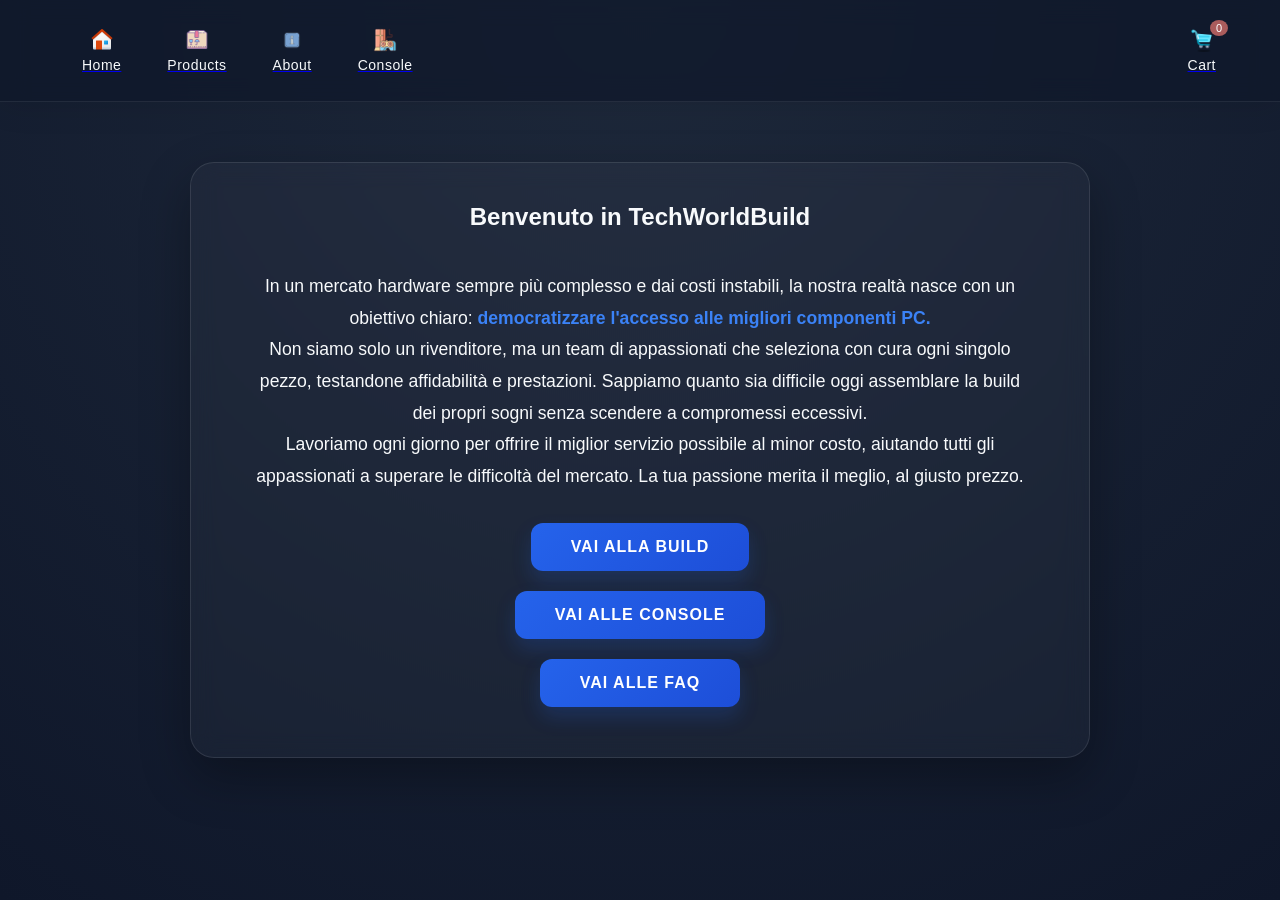
<file: Index.html>
<!DOCTYPE html>
<html lang="it">
<head>
    <meta charset="UTF-8">
    <title>Giulio Tartaglia - Portfolio</title>
    <script>
        window.location.href = "./Home/Home.html"; 
    </script>
</head>
<body>
    <p>Reindirizzamento in corso... Se non visualizzi nulla <a href="./Home/Home.html">clicca qui</a>.</p>
</body>
</html>
</file>
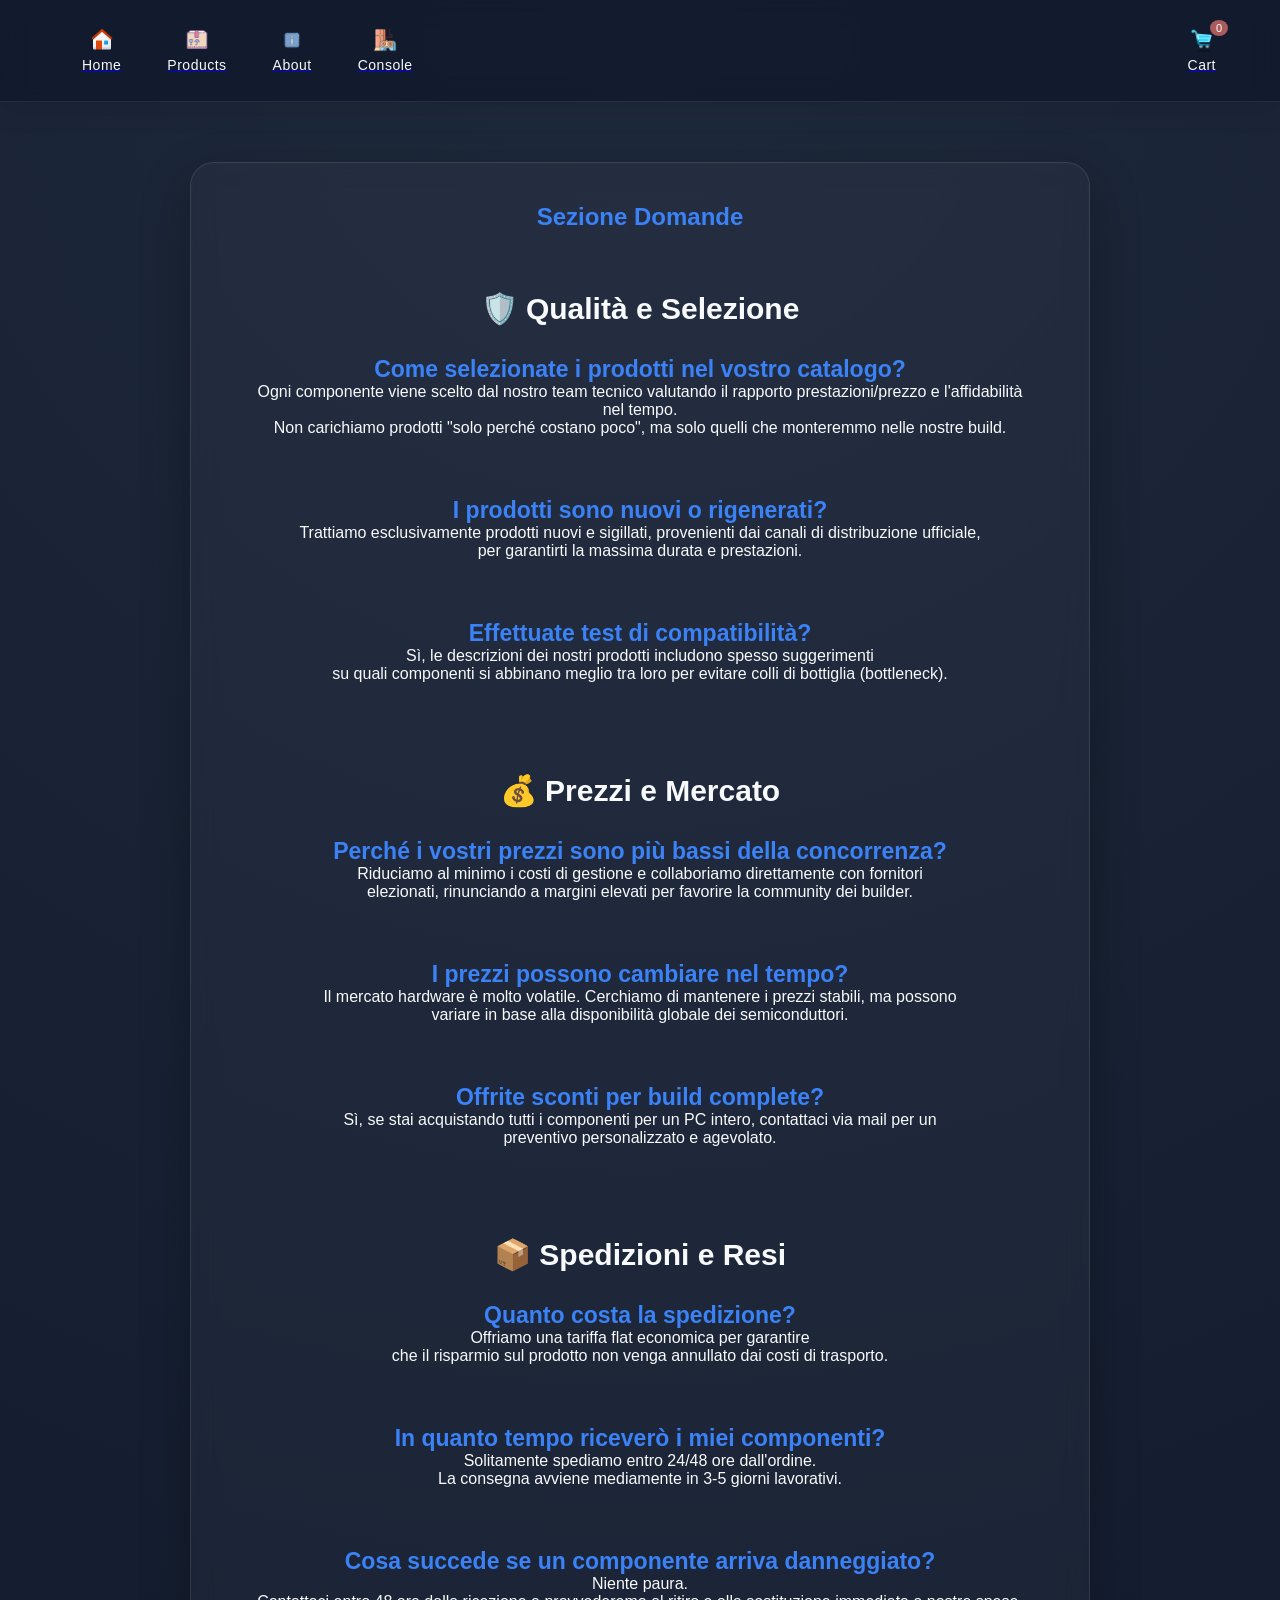
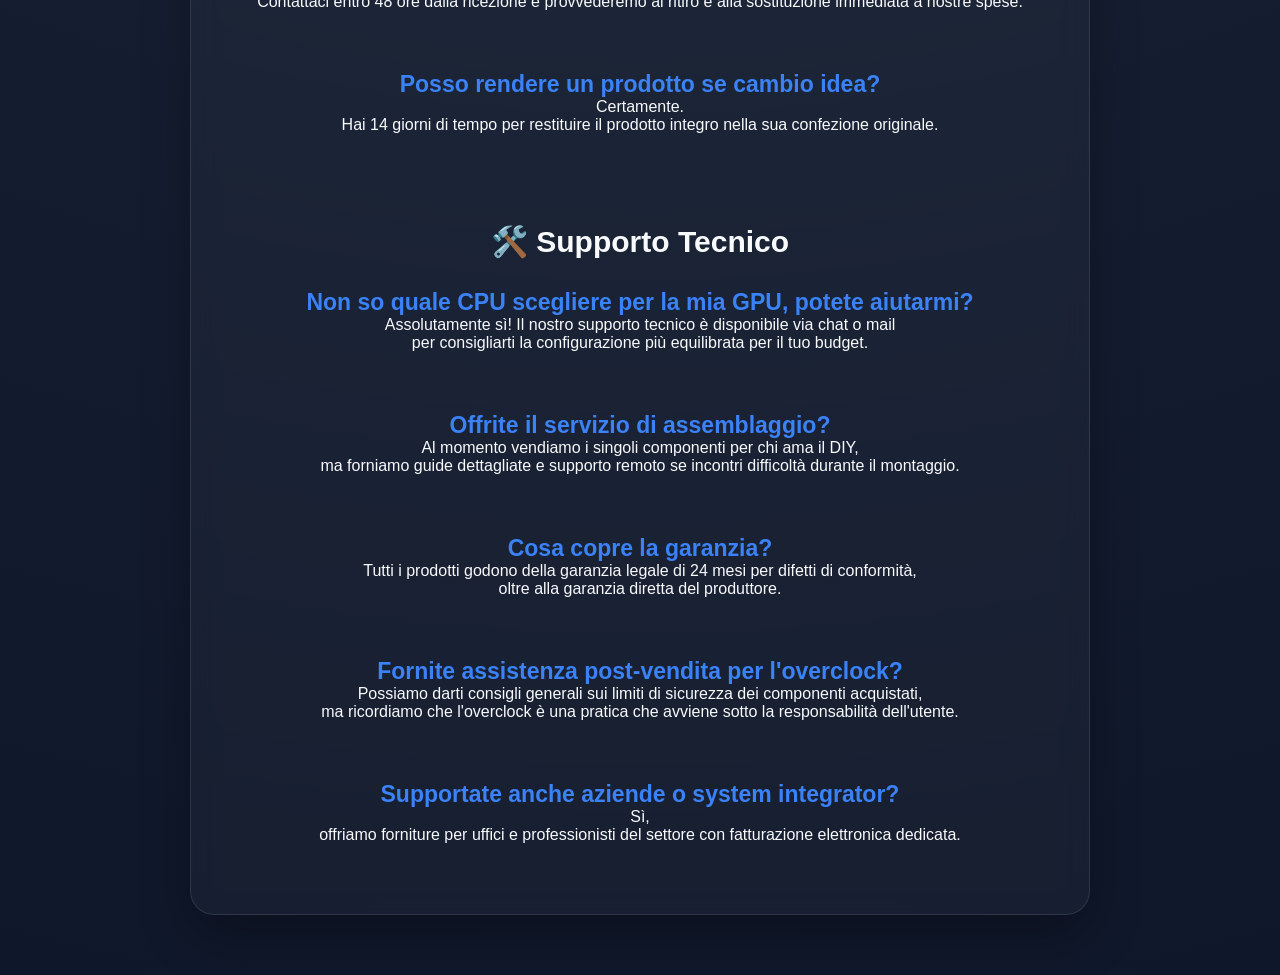
<file: About/About.html>
<html>
    <head>
        <link rel="stylesheet" href="AboutCSS.css">
    </head>
    <body>
        <nav class="NavBar">
            <div>
                <a href="../Home/Home.html" span class="Home"><h1 class="NavText">Home</h1></span></a>
                <a href="../Products/Products.html" span class="Products"><h1 class="NavText">Products</h1></span></a>
                <a href="../About/About.html"span class="About"><h1 class="NavText">About</h1></span></a>
                <a href="../Console/Console.html"span class="Console"><h1 class="NavText">Console</h1></span></a>
            </div>
            <div>
                <a href="../Cart/Cart.html"span class="Cart"><h1 class="NavText">Cart</h1></span></a>
                <span class="Badge">0</span>
            </div> 
        </nav>
        <main class="Domande">
            <section class="Faq">
                <h1> Sezione Domande </h1>
                <div class="Domanda">
                    <p class="SezioneDomande">
                        <strong>🛡️ Qualità e Selezione</strong>
                    </p>
                    <p>
                        <strong class="Sezione">Come selezionate i prodotti nel vostro catalogo?</strong>
                    </p>
                    <p>
                        Ogni componente viene scelto dal nostro team tecnico valutando il rapporto prestazioni/prezzo e l'affidabilità nel tempo. 
                    </p>
                    <p>
                        Non carichiamo prodotti "solo perché costano poco", ma solo quelli che monteremmo nelle nostre build.
                    </p>
                    </div>
                    <div class="Domanda">
                    <p>
                        <strong class="Sezione">I prodotti sono nuovi o rigenerati?</strong>
                    <p>
                        Trattiamo esclusivamente prodotti nuovi e sigillati, provenienti dai canali di distribuzione ufficiale, 
                    </p>
                    <p>
                        per garantirti la massima durata e prestazioni.
                    </p>
                </div>
                <div class="Domanda">
                    <p>
                        <strong class="Sezione"> Effettuate test di compatibilità? </strong>
                    </p>
                    <p>
                        Sì, le descrizioni dei nostri prodotti includono spesso suggerimenti 
                    </p>
                    <p>
                        su quali componenti si abbinano meglio tra loro per evitare colli di bottiglia (bottleneck).
                    </p>
                </div>
                <div class="Domanda">
                    <p class="SezioneDomande">
                        <strong>💰 Prezzi e Mercato</strong>
                    </p>
                    <p>
                        <strong class="Sezione">Perché i vostri prezzi sono più bassi della concorrenza?</strong>
                    </p>
                    <p>
                       Riduciamo al minimo i costi di gestione e collaboriamo direttamente con fornitori
                    </p>
                    <p>
                        elezionati, rinunciando a margini elevati per favorire la community dei builder.
                    </p>
                </div>
                <div class="Domanda">
                    <p>
                        <strong class="Sezione">I prezzi possono cambiare nel tempo?</strong>
                    </p>
                    <p>
                        Il mercato hardware è molto volatile. Cerchiamo di mantenere i prezzi stabili, ma possono
                    </p>
                    <p>
                        variare in base alla disponibilità globale dei semiconduttori.
                    </p>
                </div>
                <div class="Domanda">
                    <p>
                        <strong class="Sezione">Offrite sconti per build complete?</strong>
                    </p>
                    <p>
                        Sì, se stai acquistando tutti i componenti per un PC intero, contattaci via mail per un
                    </p>
                    <p>
                        preventivo personalizzato e agevolato.
                    </p>
                </div>
                 <div class="Domanda">
                    <p class="SezioneDomande">
                        <strong>📦 Spedizioni e Resi</strong>
                    </p>
                    <p>
                        <strong class="Sezione">Quanto costa la spedizione?</strong>
                    </p>
                    <p>
                        Offriamo una tariffa flat economica per garantire 
                    </p>
                    <p>
                        che il risparmio sul prodotto non venga annullato dai costi di trasporto.
                    </p>
                </div>
                <div class="Domanda">
                    <p>
                        <strong class="Sezione">In quanto tempo riceverò i miei componenti?</strong>
                    </p>
                    <p>
                        Solitamente spediamo entro 24/48 ore dall'ordine.
                    </p>
                    <p>
                        La consegna avviene mediamente in 3-5 giorni lavorativi.
                    </p>
                </div>
                <div class="Domanda">
                    <p>
                        <strong class="Sezione">Cosa succede se un componente arriva danneggiato?</strong>
                    </p>
                    <p>
                        Niente paura.
                    </p>
                    <p>
                        Contattaci entro 48 ore dalla ricezione e provvederemo al ritiro e alla sostituzione immediata a nostre spese.
                    </p>
                </div>
                <div class="Domanda">
                    <p>
                        <strong class="Sezione">Posso rendere un prodotto se cambio idea?</strong>
                    </p>
                    <p>
                        Certamente.
                    </p>
                    <p>
                        Hai 14 giorni di tempo per restituire il prodotto integro nella sua confezione originale.
                    </p>
                </div>
                <div class="Domanda">
                    <p class="SezioneDomande">
                        <strong>🛠️ Supporto Tecnico</strong>
                    </p>
                    <p>
                        <strong class="Sezione">Non so quale CPU scegliere per la mia GPU, potete aiutarmi?</strong>
                    </p>
                    <p>
                        Assolutamente sì! Il nostro supporto tecnico è disponibile via chat o mail 
                    </p>
                    <p>
                        per consigliarti la configurazione più equilibrata per il tuo budget.
                    </p>
                </div>
                <div class="Domanda">
                    <p>
                        <strong class="Sezione">Offrite il servizio di assemblaggio?</strong>
                    </p>
                    <p>
                        Al momento vendiamo i singoli componenti per chi ama il DIY,
                    </p>
                    <p>
                        ma forniamo guide dettagliate e supporto remoto se incontri difficoltà durante il montaggio.
                    </p>
                </div>
                <div class="Domanda">
                    <p>
                        <strong class="Sezione">Cosa copre la garanzia?</strong>
                    </p>
                    <p>
                        Tutti i prodotti godono della garanzia legale di 24 mesi per difetti di conformità,
                    </p>
                    <p>
                        oltre alla garanzia diretta del produttore.
                    </p>
                </div>
                <div class="Domanda">
                    <p>
                        <strong class="Sezione">Fornite assistenza post-vendita per l'overclock?</strong>
                    </p>
                    <p>
                        Possiamo darti consigli generali sui limiti di sicurezza dei componenti acquistati,
                    </p>
                    <p>
                        ma ricordiamo che l'overclock è una pratica che avviene sotto la responsabilità dell'utente.
                    </p>
                </div>
                <div class="Domanda">
                    <p>
                        <strong class="Sezione">Supportate anche aziende o system integrator?</strong>
                    </p>
                    <p>
                        Sì,
                    </p>
                    <p>
                        offriamo forniture per uffici e professionisti del settore con fatturazione elettronica dedicata.
                    </p>
                </div>
            </section>
        </main>
    </body>
</html>
</file>
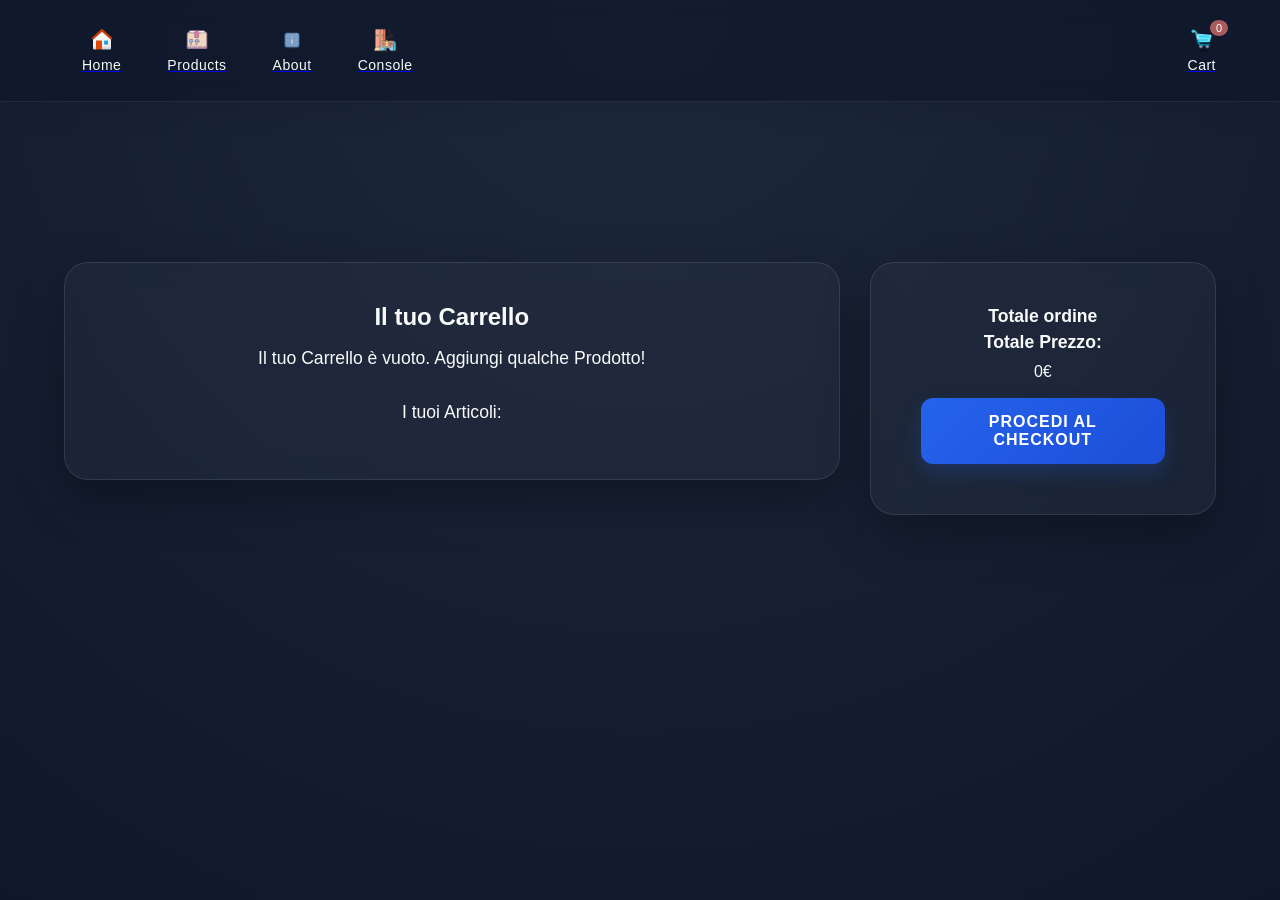
<file: Cart/Cart.html>
<html>
    <head>
        <link rel="stylesheet" href="CartCSS.css">
    </head>
    <body>
        <nav class="NavBar">
            <div>
                <a href="../Home/Home.html" span class="Home"><h1 class="NavText">Home</h1></span></a>
                <a href="../Products/Products.html" span class="Products"><h1 class="NavText">Products</h1></span></a>
                <a href="../About/About.html"span class="About"><h1 class="NavText">About</h1></span></a>
                <a href="../Console/Console.html"span class="Console"><h1 class="NavText">Console</h1></span></a>
            </div>
            <div>
                <a href="../Cart/Cart.html"span class="Cart"><h1 class="NavText">Cart</h1></span></a>
                <span class="Badge">0</span>
            </div> 
        </nav>
        <main class="Pagina">
            <section class="Carrello">
                <h1>Il tuo Carrello</h1>
                <div class="Messaggio1">Il tuo Carrello è vuoto. Aggiungi qualche Prodotto!</div>
                <div class="Riepilogo">I tuoi Articoli:</div>
            </section>
            <aside class="Checkout">
                <p>Totale ordine</p>
                <p>Totale Prezzo:</p>
                <span class="Totale">0€</span>
                <button class="Btn-Check">Procedi al Checkout</button>
            </aside>
        </main>
        <script src="CartsJS.js"></script>
    </body>
</html>
</file>
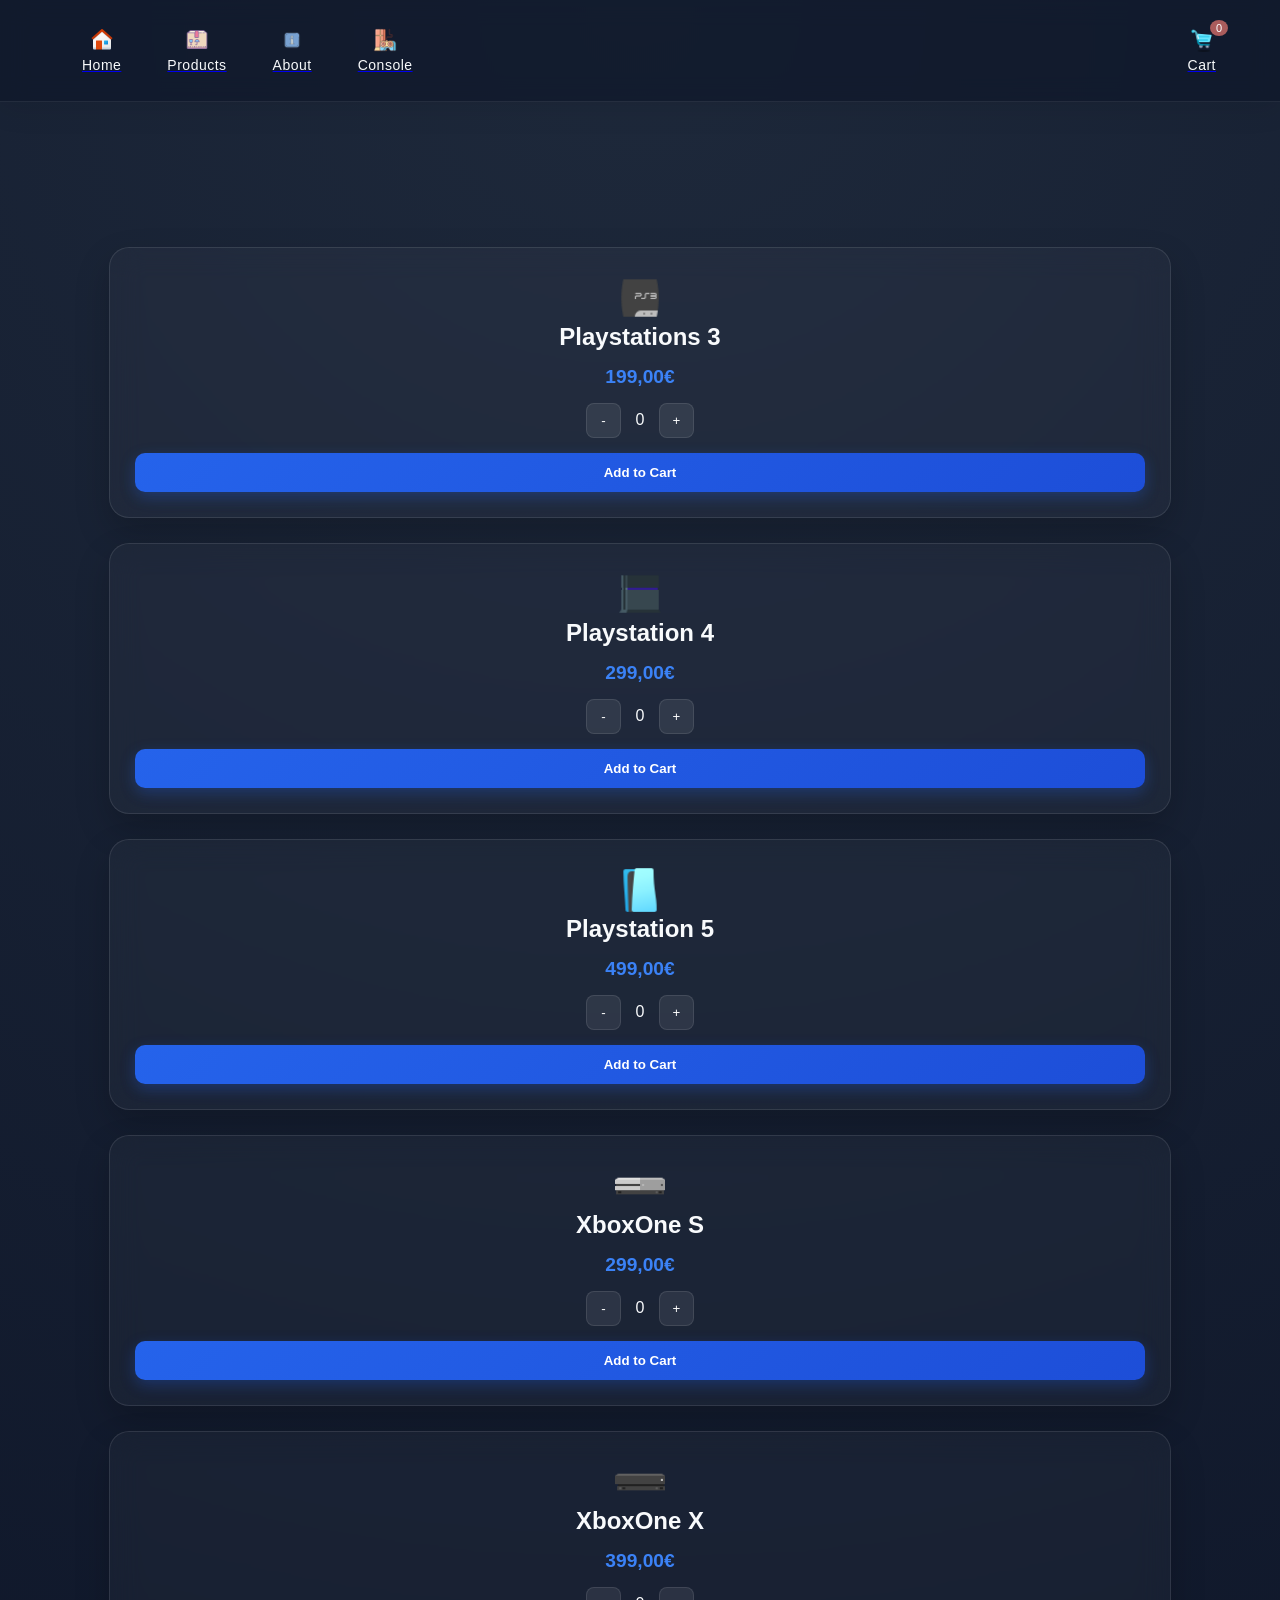
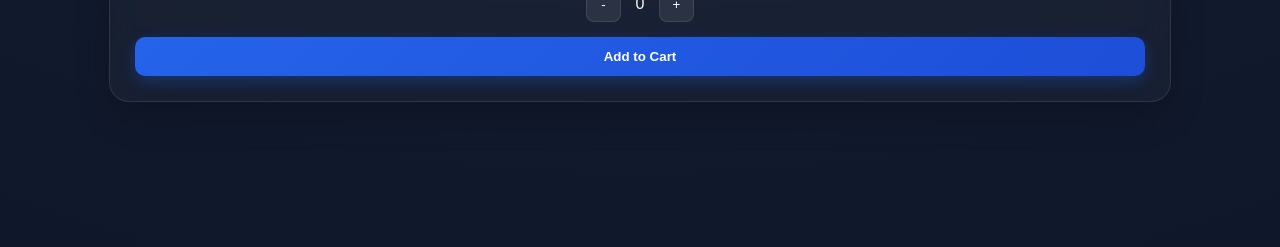
<file: Console/Console.html>
<html>
    <head>
        <link rel="stylesheet" href="ConsoleCSS.css">
    </head>
    <body>
        <nav class="NavBar">
            <div>
                <a href="../Home/Home.html" span class="Home"><h1 class="NavText">Home</h1></span></a>
                <a href="../Products/Products.html" span class="Products"><h1 class="NavText">Products</h1></span></a>
                <a href="../About/About.html"span class="About"><h1 class="NavText">About</h1></span></a>
                <a href="../Console/Console.html"span class="Console"><h1 class="NavText">Console</h1></span></a>
            </div>
            <div>
                <a href="../Cart/Cart.html"span class="Cart"><h1 class="NavText">Cart</h1></span></a>
                <span class="Badge">0</span>
            </div> 
        </nav>
        <main class="Consoles">
            <div class="Card-Prodotto">
                <div class="Playstation3"> </div>
                <h2> Playstations 3 </h2>
                <p class="Prezzo">199,00€</p>
                <div class="Controls">
                    <button class="Btn-Meno">-</button>
                    <span class="Quantities">0</span>
                    <button class="Btn-Piu">+</button>
                </div>
                <button class="Add">Add to Cart</button>
            </div>
            <div class="Card-Prodotto">
                <div class="Playstation4"> </div>
                <h2> Playstation 4 </h2>
                <p class="Prezzo">299,00€</p>
                <div class="Controls">
                    <button class="Btn-Meno">-</button>
                    <span class="Quantities">0</span>
                    <button class="Btn-Piu">+</button>
                </div>
                <button class="Add">Add to Cart</button>
            </div>
            <div class="Card-Prodotto">
                <div class="Playstation5"> </div>
                <h2> Playstation 5 </h2>
                <p class="Prezzo">499,00€</p>
                <div class="Controls">
                    <button class="Btn-Meno">-</button>
                    <span class="Quantities">0</span>
                    <button class="Btn-Piu">+</button>
                </div>
                <button class="Add">Add to Cart</button>
            </div>
            <div class="Card-Prodotto">
                <div class="XboxOneS"> </div>
                <h2> XboxOne S </h2>
                <p class="Prezzo">299,00€</p>
                <div class="Controls">
                    <button class="Btn-Meno">-</button>
                    <span class="Quantities">0</span>
                    <button class="Btn-Piu">+</button>
                </div>
                <button class="Add">Add to Cart</button>
            </div>
            <div class="Card-Prodotto">
                <div class="XboxOneX"> </div>
                <h2> XboxOne X </h2>
                <p class="Prezzo">399,00€</p>
                <div class="Controls">
                    <button class="Btn-Meno">-</button>
                    <span class="Quantities">0</span>
                    <button class="Btn-Piu">+</button>
                </div>
                <button class="Add">Add to Cart</button>
            </div>
        </main>
        <script src="ConsoleJS.js"></script>
    </body>
</html>
</file>
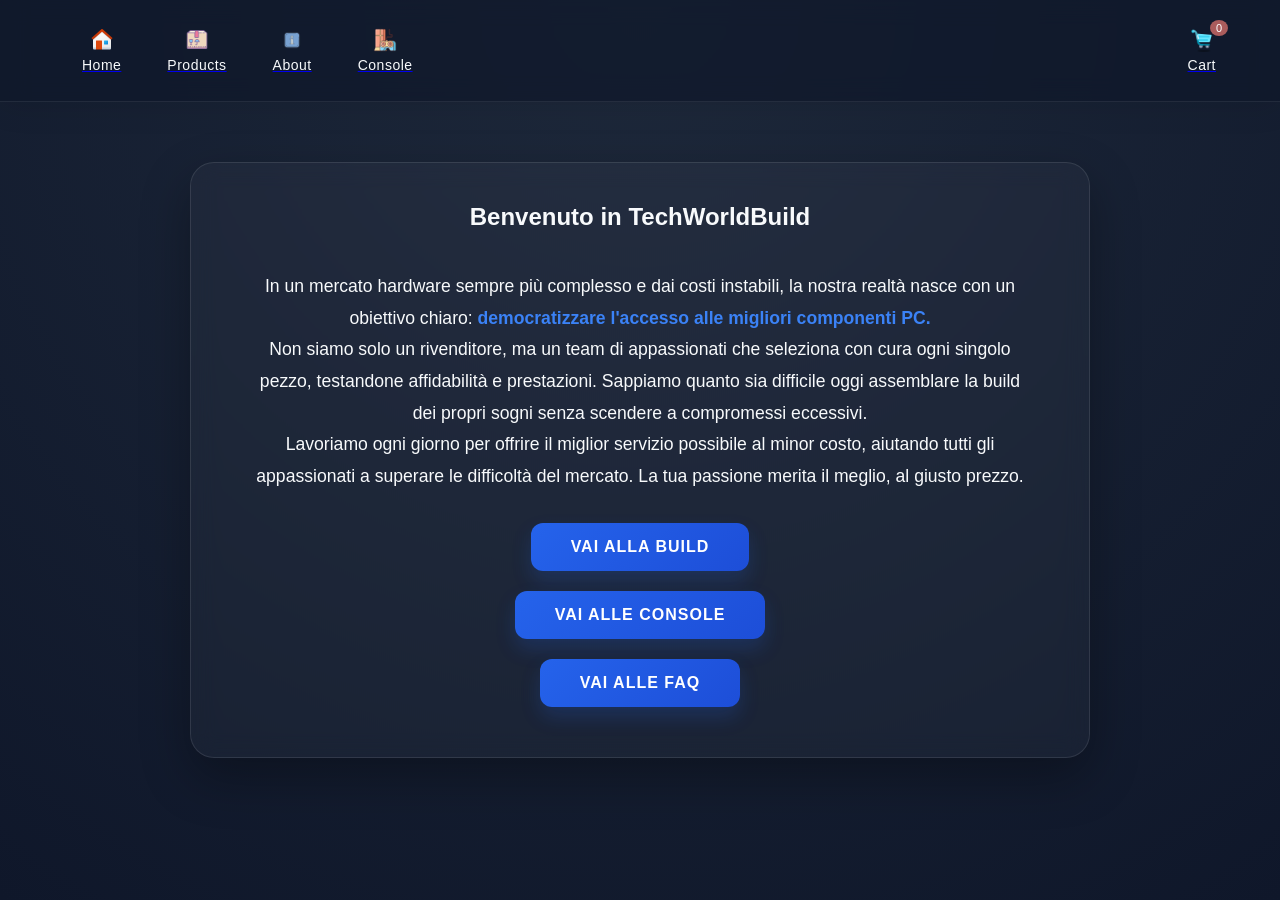
<file: Home/Home.html>
<html>
    <head>
        <link rel="stylesheet" href="HomeCSS.css">
    </head>
    <body>
        <nav class="NavBar">
            <div>
                <a href="../Home/Home.html" span class="Home"><h1 class="NavText">Home</h1></span></a>
                <a href="../Products/Products.html" span class="Products"><h1 class="NavText">Products</h1></span></a>
                <a href="../About/About.html"span class="About"><h1 class="NavText">About</h1></span></a>
                <a href="../Console/Console.html"span class="Console"><h1 class="NavText">Console</h1></span></a>
            </div>
            <div>
                <a href="../Cart/Cart.html"span class="Cart"><h1 class="NavText">Cart</h1></span></a>
                <span class="Badge">0</span>
            </div> 
        </nav>
        <main class="HomePage">
            <section class="Intro">
                <h1> Benvenuto in TechWorldBuild </h1>
                <div class="Descr">
                    <p>
                        In un mercato hardware sempre più complesso e dai costi instabili, la nostra realtà nasce con un obiettivo chiaro: 
                        <strong>democratizzare l'accesso alle migliori componenti PC.</strong>
                    </p>
                    <p>
                        Non siamo solo un rivenditore, ma un team di appassionati che seleziona con cura ogni singolo pezzo, testandone affidabilità e prestazioni. 
                        Sappiamo quanto sia difficile oggi assemblare la build dei propri sogni senza scendere a compromessi eccessivi.
                    </p>
                    <p>
                        Lavoriamo ogni giorno per offrire il miglior servizio possibile al minor costo, aiutando tutti gli appassionati a superare le difficoltà del mercato. 
                        La tua passione merita il meglio, al giusto prezzo.
                    </p>
               </div>
               <button class="Btn-Build" onclick="window.location.href='../Products/Products.html'">Vai alla Build</button></a>
               <button class="Btn-Consoles" onclick="window.location.href='../Console/Console.html'">Vai alle Console</button></a>
               <button class="Btn-Faq" onclick="window.location.href='../About/About.html'">Vai alle FaQ</button>
            </section>
        </main>   
    </body>
</html>
</file>
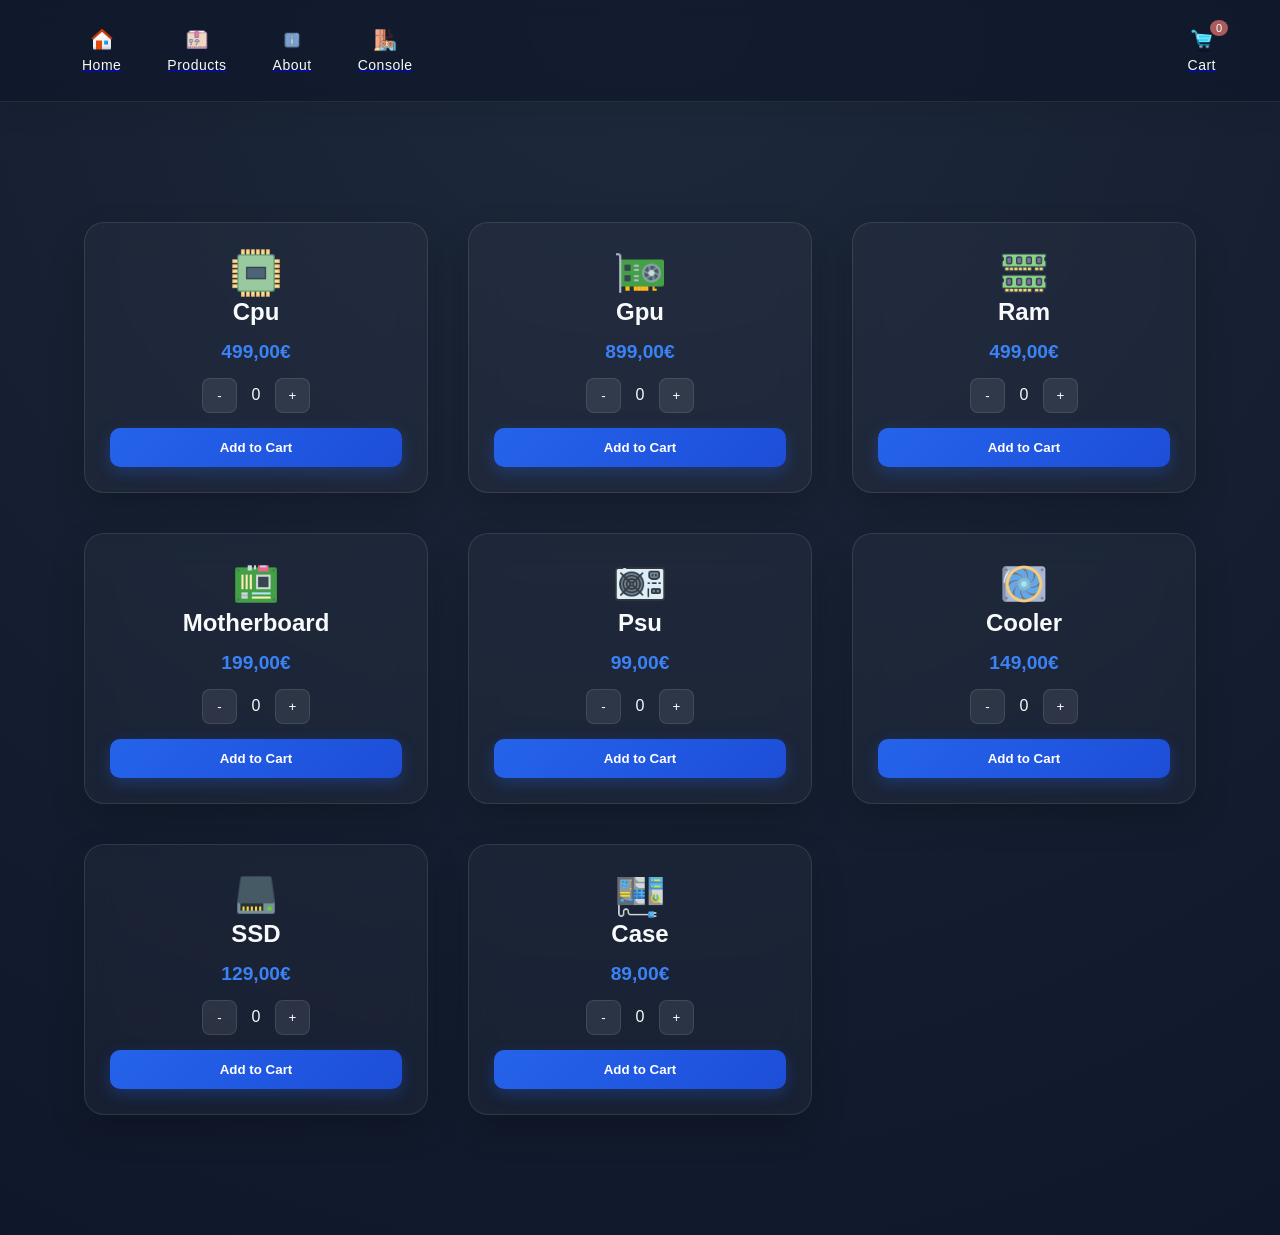
<file: Products/Products.html>
<html>
    <head>
        <link rel="stylesheet" href="ProductsCSS.css">
    </head>
    <body>
        <nav class="NavBar">
            <div>
                <a href="../Home/Home.html" span class="Home"><h1 class="NavText">Home</h1></span></a>
                <a href="../Products/Products.html" span class="Products"><h1 class="NavText">Products</h1></span></a>
                <a href="../About/About.html"span class="About"><h1 class="NavText">About</h1></span></a>
                <a href="../Console/Console.html"span class="Console"><h1 class="NavText">Console</h1></span></a>
            </div>
            <div>
                <a href="../Cart/Cart.html"span class="Cart"><h1 class="NavText">Cart</h1></span></a>
                <span class="Badge">0</span>
            </div> 
        </nav>
        <main class="Prodotti">
            <div class="Card-Prodotto">
                <div class="Cpu"> </div>
                <h2> Cpu </h2>
                <p class="Prezzo">499,00€</p>
                <div class="Controls">
                    <button class="Btn-Meno">-</button>
                    <span class="Quantities">0</span>
                    <button class="Btn-Piu">+</button>
                </div>
                <button class="Add">Add to Cart</button>
            </div>
            <div class="Card-Prodotto">
                <div class="Gpu"> </div>
                <h2> Gpu </h2>
                <p class="Prezzo">899,00€</p>
                <div class="Controls">
                    <button class="Btn-Meno">-</button>
                    <span class="Quantities">0</span>
                    <button class="Btn-Piu">+</button>
                </div>
                <button class="Add">Add to Cart</button>
            </div>
            <div class="Card-Prodotto">
                <div class="Ram"> </div>
                <h2> Ram </h2>
                <p class="Prezzo">499,00€</p>
                <div class="Controls">
                    <button class="Btn-Meno">-</button>
                    <span class="Quantities">0</span>
                    <button class="Btn-Piu">+</button>
                </div>
                <button class="Add">Add to Cart</button>
            </div>
            <div class="Card-Prodotto">
                <div class="Motherboard"> </div>
                <h2> Motherboard </h2>
                <p class="Prezzo">199,00€</p>
                <div class="Controls">
                    <button class="Btn-Meno">-</button>
                    <span class="Quantities">0</span>
                    <button class="Btn-Piu">+</button>
                </div>
                <button class="Add">Add to Cart</button>
            </div>
            <div class="Card-Prodotto">
                <div class="Psu"> </div>
                <h2> Psu </h2>
                <p class="Prezzo">99,00€</p>
                <div class="Controls">
                    <button class="Btn-Meno">-</button>
                    <span class="Quantities">0</span>
                    <button class="Btn-Piu">+</button>
                </div>
                <button class="Add">Add to Cart</button>
            </div>
            <div class="Card-Prodotto">
                <div class="Cooler"> </div>
                <h2> Cooler </h2>
                <p class="Prezzo">149,00€</p>
                <div class="Controls">
                    <button class="Btn-Meno">-</button>
                    <span class="Quantities">0</span>
                    <button class="Btn-Piu">+</button>
                </div>
                <button class="Add">Add to Cart</button>
            </div>
            <div class="Card-Prodotto">
                <div class="Ssd"> </div>
                <h2> SSD </h2>
                <p class="Prezzo">129,00€</p>
                <div class="Controls">
                    <button class="Btn-Meno">-</button>
                    <span class="Quantities">0</span>
                    <button class="Btn-Piu">+</button>
                </div>
                <button class="Add">Add to Cart</button>
            </div>
            <div class="Card-Prodotto">
                <div class="Case"> </div>
                <h2> Case </h2>
                <p class="Prezzo">89,00€</p>
                <div class="Controls">
                    <button class="Btn-Meno">-</button>
                    <span class="Quantities">0</span>
                    <button class="Btn-Piu">+</button>
                </div>
                <button class="Add">Add to Cart</button>
            </div>
        </main>
        <script src="ProductsJS.js"></script>
    </body>    
</html>
</file>
<file: About/AboutCSS.css>
*{
    margin: 0px;
    padding: 0px;
    box-sizing: border-box;
    font-family: 'Segoe UI', Tahoma, Geneva, Verdana, sans-serif;
}

body{
    margin: 0;
    padding: 0;
    box-sizing: border-box;
    font-family: 'Segoe UI', Tahoma, Geneva, Verdana, sans-serif;
    background: radial-gradient(circle at top, #1e293b 0%, #0f172a 100%);
    color: #f8fafc; 
    min-height: 100vh;
}

.Faq{
    display: flex;
    flex-direction: column;
    align-items: center;
    padding: 40px;
    margin: 60px auto;
    max-width: 900px;
    background: rgba(255, 255, 255, 0.03); 
    backdrop-filter: blur(12px);
    border: 1px solid rgba(255, 255, 255, 0.1);
    border-radius: 24px;
    box-shadow: 0 20px 50px rgba(0, 0, 0, 0.3);
}

.Domanda{
    padding: 20px 10px;
    margin: 10px;
    display: flex;
    flex-direction: column;
    text-align: center;
}

.SezioneDomande{
    padding: 20px 15px;
    margin: 10px;
    align-items: center;
    display: flex;
    flex-direction: column;
    font-size: 30px;
}

.Sezione{
    color: #3b82f6;
    font-size: 23px;
}

.Faq h1{
    color: #3b82f6;
}


.NavBar{
    position: sticky;
    top: 0;
    z-index: 1000;
    display: flex;
    justify-content: space-between;
    align-items: center;
    padding: 10px 5%;
    width: 100%;
    background: rgba(15, 23, 42, 0.7); 
    backdrop-filter: blur(12px);     
    border-bottom: 1px solid rgba(255, 255, 255, 0.08); 
    box-shadow: 0 4px 30px rgba(0, 0, 0, 0.1);
}

.NavText{
    color: #f8fafc; 
    font-size: 13px;
    font-weight: 500;
    margin-top: 5px;
    letter-spacing: 0.5px;
}

.NavBar > div:first-child {
    position: relative;
    display: flex;       
    gap: 30px; 
    margin: 10px;
    background: transparent; 
    backdrop-filter: none;      
}

.NavBar > div:last-child {
    position: relative; 
    display: flex;
    flex-direction: column;
    align-items: center;
    background: transparent;
}

.Home, .Products, .About, .Console {
    display: flex;
    flex-direction: column; 
    align-items: center;    
    cursor: pointer;
    position: relative;
    margin: 3px;
    padding: 5px;
    transition: all 0.3s ease;
}

.Home:hover, .Products:hover, .About:hover, .Console:hover, .Cart:hover {
    transform: translateY(-2px); 
    filter: brightness(1.3);     
}

.Cart{
    display: flex;
    flex-direction: column;
    align-items: center; 
    position: relative;  
    cursor: pointer;    
    transition: all 0.3s ease;     
}

.Cart .span-cart-icon::before{
    content: "";
    display: block;
    width: 30px;
    height: 30px;
    background-size: contain;
    background-repeat: no-repeat;
}

.Badge {
    position: absolute !important;
    top: -8px;    
    right: -12px; 
    background-color: #aa5c5c;
    color: white;
    font-size: 11px;
    padding: 2px 6px;
    border-radius: 50%;
    min-width: 16px;
    text-align: center;
    z-index: 99; 
}

.Home::before, .Products::before, .About::before, .Console::before, .Cart::before {
    content: "";           
    width: 24px;
    height: 24px;
    background-size: contain;
    background-repeat: no-repeat;
    background-position: center;
    margin-bottom: 5px;     
}


.Home::before { background-image: url('Icons/icons8-home-48.png'); }
.Products::before { background-image: url('Icons/icons8-products-64.png'); }
.About::before { background-image: url('Icons/icons8-info-100.png'); }
.Console::before { background-image: url('Icons/icons8-consoles-64.png'); }
.Cart::before { background-image: url('Icons/icons8-cart-64.png'); }

.NavText {
    font-size: 14px;        
    margin: 0;              
    font-weight: 500;
    display: inline-block;
}
</file>
<file: Cart/CartCSS.css>
*{
    margin: 0px;
    padding: 0px;
    box-sizing: border-box;
    font-family: 'Segoe UI', Tahoma, Geneva, Verdana, sans-serif;
}

body{
    margin: 0;
    padding: 0;
    box-sizing: border-box;
    font-family: 'Segoe UI', Tahoma, Geneva, Verdana, sans-serif;
    background: radial-gradient(circle at top, #1e293b 0%, #0f172a 100%);
    color: #f8fafc; 
    min-height: 100vh;
}

.Articolo-In-Lista {
    transition: transform 0.2s ease, background-color 0.2s ease;
    border-radius: 10px;
}

.Articolo-In-Lista:hover {
    background-color: rgba(255, 255, 255, 0.08);
    transform: translateX(5px); 
}

.Articolo-Nome{
    margin: 5px;
    color: rgb(235, 235, 235);
}

.Articolo-Quantita{
    color: rgb(235, 235, 235);
}

.Articolo-Prezzo{
    color: rgb(235, 235, 235);
}

.Btn-Rimuovi{
    border: none;
    cursor: pointer;
    border-radius: 12px;
    padding: 12px 32px; 
    margin: 10px;
    background: linear-gradient(135deg, #eb2525, #d81d1d);
    color: white;
    font-weight: bold;
    font-size: 16px;
    text-transform: uppercase;
    letter-spacing: 1px;
    transition: all 0.3s ease;
    box-shadow: 0 10px 20px rgba(37, 99, 235, 0.2);
}

.Btn-Rimuovi:hover{
    background: linear-gradient(135deg, #f63b3b, #eb2525);
    transform: translateY(-5px);
    box-shadow: 0 15px 25px rgba(235, 37, 37, 0.4);
}

.NavBar{
    position: sticky;
    top: 0;
    z-index: 1000;
    display: flex;
    justify-content: space-between;
    align-items: center;
    padding: 10px 5%;
    width: 100%;
    background: rgba(15, 23, 42, 0.7); 
    backdrop-filter: blur(12px);     
    border-bottom: 1px solid rgba(255, 255, 255, 0.08); 
    box-shadow: 0 4px 30px rgba(0, 0, 0, 0.1);
}

.NavText{
    color: #f8fafc; 
    font-size: 13px;
    font-weight: 500;
    margin-top: 5px;
    letter-spacing: 0.5px;
}

.NavBar > div:first-child {
    position: relative;
    display: flex;       
    gap: 30px; 
    margin: 10px;
    background: transparent; 
    backdrop-filter: none;      
}

.NavBar > div:last-child {
    position: relative; 
    display: flex;
    flex-direction: column;
    align-items: center;
    background: transparent;
}

.Home, .Products, .About, .Console {
    display: flex;
    flex-direction: column; 
    align-items: center;    
    cursor: pointer;
    position: relative;
    margin: 3px;
    padding: 5px;
    transition: all 0.3s ease;
}

.Home:hover, .Products:hover, .About:hover, .Console:hover, .Cart:hover {
    transform: translateY(-2px); 
    filter: brightness(1.3);     
}

.Cart{
    display: flex;
    flex-direction: column;
    align-items: center; 
    position: relative;  
    cursor: pointer;    
    transition: all 0.3s ease;     
}

.Cart .span-cart-icon::before{
    content: "";
    display: block;
    width: 30px;
    height: 30px;
    background-size: contain;
    background-repeat: no-repeat;
}

.Badge {
    position: absolute;
    top: -8px;    
    right: -12px; 
    background-color: #aa5c5c;
    color: white;
    font-size: 11px;
    padding: 2px 6px;
    border-radius: 50%;
    min-width: 16px;
    text-align: center;
    z-index: 99; 
}

.Home::before, .Products::before, .About::before, .Console::before, .Cart::before {
    content: "";           
    width: 24px;
    height: 24px;
    background-size: contain;
    background-repeat: no-repeat;
    background-position: center;
    margin-bottom: 5px;     
}


.Home::before { background-image: url('Icons/icons8-home-48.png'); }
.Products::before { background-image: url('Icons/icons8-products-64.png'); }
.About::before { background-image: url('Icons/icons8-info-100.png'); }
.Console::before { background-image: url('Icons/icons8-consoles-64.png'); }
.Cart::before { background-image: url('Icons/icons8-cart-64.png'); }

.NavText {
    font-size: 14px;        
    margin: 0;              
    font-weight: 500;
    display: inline-block;
}

.Pagina{
    display: flex;         
    justify-content: center;
    align-items: flex-start; 
    gap: 30px;            
    margin: 100px auto;    
    padding: 0 5%;
    max-width: 1400px;
}

.Carrello{
    display: flex;
    flex-direction: column;
    align-items: center;
    padding: 40px;
    margin: 60px auto;
    width: 900px;
    height: 900px auto;
    background: rgba(255, 255, 255, 0.03); 
    backdrop-filter: blur(12px);
    border: 1px solid rgba(255, 255, 255, 0.1);
    border-radius: 24px;
    box-shadow: 0 20px 50px rgba(0, 0, 0, 0.3);
}

.Messaggio1{
    margin: 10px;
    line-height: 2;
    text-align: center;
    font-size: 1.1rem;
}

.Riepilogo{ 
    line-height: 3;
    text-align: center;
    font-size: 1.1rem;
}

.Checkout{
    display: flex;
    flex-direction: column;
    align-items: center;
    padding: 40px;
    margin: 60px auto;
    max-width: 900px;
    background: rgba(255, 255, 255, 0.03); 
    backdrop-filter: blur(12px);
    border: 1px solid rgba(255, 255, 255, 0.1);
    border-radius: 24px;
    box-shadow: 0 20px 50px rgba(0, 0, 0, 0.3);
}

.Checkout p{
    line-height: 1.5;
    text-align: center;
    font-size: 1.1rem;
    font-weight: bold;
}

.Totale{
    margin: 7px;
}

.Btn-Check{
    border: none;
    cursor: pointer;
    border-radius: 12px;
    padding: 15px 40px; 
    margin: 10px;
    background: linear-gradient(135deg, #2563eb, #1d4ed8);
    color: white;
    font-weight: bold;
    font-size: 16px;
    text-transform: uppercase;
    letter-spacing: 1px;
    transition: all 0.3s ease;
    box-shadow: 0 10px 20px rgba(37, 99, 235, 0.2);
}

.Btn-Check:hover{
    background: linear-gradient(135deg, #3b82f6, #2563eb);
    transform: translateY(-3px);
    box-shadow: 0 15px 25px rgba(37, 99, 235, 0.4);
}
</file>
<file: Console/ConsoleCSS.css>
*{
    margin: 0px;
    padding: 0px;
    box-sizing: border-box;
    font-family: 'Segoe UI', Tahoma, Geneva, Verdana, sans-serif;
}

body{
    margin: 0;
    padding: 0;
    box-sizing: border-box;
    font-family: 'Segoe UI', Tahoma, Geneva, Verdana, sans-serif;
    background: radial-gradient(circle at top, #1e293b 0%, #0f172a 100%);
    color: #f8fafc; 
    min-height: 100vh;
}

.Card-Prodotto{
    background: rgba(255, 255, 255, 0.03);
    backdrop-filter: blur(15px);
    border: 1px solid rgba(255, 255, 255, 0.1);
    border-radius: 20px;
    padding: 25px;
    margin: 25px;
    box-shadow: 0 15px 35px rgba(0, 0, 0, 0.2);
    transition: transform 0.3s ease, border-color 0.3s ease;
    color: #f8fafc;
}

.Card-Prodotto:hover {
    transform: translateY(-10px);
    border-color: rgba(37, 99, 235, 0.5); 
}

.Consoles{
    display: flow-root;
    grid-template-columns: repeat(auto-fill, minmax(280px, 1fr));
    gap: 40px; 
    margin: 100px 5%;
    padding: 20px;
    text-align: center;
}

.Prezzo{
     margin: 10px;
}

.Btn-Meno,.Btn-Piu{
    background-color: rgba(255, 255, 255, 0.08);
    color: white;
    border: 1px solid rgba(255, 255, 255, 0.1);
    border-radius: 8px;
    width: 35px;
    height: 35px;
    cursor: pointer;
    transition: all 0.2s;
}

.Btn-Meno:hover, .Btn-Piu:hover, .Add:hover{
    background-color: rgba(255, 255, 255, 0.2);
    transform: scale(1.1);
}

.Quantities{
    margin: 10px;
    border-radius: 10px;
}

.Add{
    background: linear-gradient(135deg, #2563eb, #1d4ed8);
    color: white;
    border: none;
    border-radius: 10px;
    padding: 12px 25px;
    margin-top: 15px;
    font-weight: bold;
    cursor: pointer;
    width: 100%;
    transition: all 0.3s ease;
    box-shadow: 0 5px 15px rgba(37, 99, 235, 0.3);
}

.Add:hover {
    filter: brightness(1.2);
    box-shadow: 0 8px 20px rgba(37, 99, 235, 0.5);
    transform: translateY(-2px);
}

.Prezzo {
    font-size: 1.2rem;
    font-weight: 600;
    color: #3b82f6;
    margin: 15px 0;
}

.Playstation5{
    background-image: url('Icons/icons8-playstation-5-48.png');
    width: 50px;
    height: 50px;
    margin: 0 auto;
    background-size: contain;
    background-repeat: no-repeat;
    background-position: center;
}

.Playstation4{
    background-image: url('Icons/icons8-playstation-4-48.png');
    width: 50px;
    height: 50px;
    margin: 0 auto;
    background-size: contain;
    background-repeat: no-repeat;
    background-position: center;
}

.Playstation3{
    background-image: url('Icons/icons8-playstation-3-console-48.png');
    width: 50px;
    height: 50px;
    margin: 0 auto;
    background-size: contain;
    background-repeat: no-repeat;
    background-position: center;
}

.XboxOneS{
    background-image: url('Icons/icons8-xbox-one-s-48.png');
    width: 50px;
    height: 50px;
    margin: 0 auto;
    background-size: contain;
    background-repeat: no-repeat;
    background-position: center;
}

.XboxOneX{
    background-image: url('Icons/icons8-xbox-one-x-48.png');
    width: 50px;
    height: 50px;
    margin: 0 auto;
    background-size: contain;
    background-repeat: no-repeat;
    background-position: center;
}

.NavBar{
    position: sticky;
    top: 0;
    z-index: 1000;
    display: flex;
    justify-content: space-between;
    align-items: center;
    padding: 10px 5%;
    width: 100%;
    background: rgba(15, 23, 42, 0.7); 
    backdrop-filter: blur(12px);     
    border-bottom: 1px solid rgba(255, 255, 255, 0.08); 
    box-shadow: 0 4px 30px rgba(0, 0, 0, 0.1);
}

.NavText{
    color: #f8fafc; 
    font-size: 13px;
    font-weight: 500;
    margin-top: 5px;
    letter-spacing: 0.5px;
}

.NavBar > div:first-child {
    position: relative;
    display: flex;       
    gap: 30px; 
    margin: 10px;
    background: transparent; 
    backdrop-filter: none;      
}

.NavBar > div:last-child {
    position: relative; 
    display: flex;
    flex-direction: column;
    align-items: center;
    background: transparent;
}

.Home, .Products, .About, .Console {
    display: flex;
    flex-direction: column; 
    align-items: center;    
    cursor: pointer;
    position: relative;
    margin: 3px;
    padding: 5px;
    transition: all 0.3s ease;
}

.Home:hover, .Products:hover, .About:hover, .Console:hover, .Cart:hover {
    transform: translateY(-2px); 
    filter: brightness(1.3);     
}

.Cart{
    display: flex;
    flex-direction: column;
    align-items: center; 
    position: relative;  
    cursor: pointer;    
    transition: all 0.3s ease;     
}

.Cart .span-cart-icon::before{
    content: "";
    display: block;
    width: 30px;
    height: 30px;
    background-size: contain;
    background-repeat: no-repeat;
}

.Badge {
    position: absolute;
    top: -8px;    
    right: -12px; 
    background-color: #aa5c5c;
    color: white;
    font-size: 11px;
    padding: 2px 6px;
    border-radius: 50%;
    min-width: 16px;
    text-align: center;
    z-index: 99; 
}

.Home::before, .Products::before, .About::before, .Console::before, .Cart::before {
    content: "";           
    width: 24px;
    height: 24px;
    background-size: contain;
    background-repeat: no-repeat;
    background-position: center;
    margin-bottom: 5px;     
}


.Home::before { background-image: url('Icons/icons8-home-48.png'); }
.Products::before { background-image: url('Icons/icons8-products-64.png'); }
.About::before { background-image: url('Icons/icons8-info-100.png'); }
.Console::before { background-image: url('Icons/icons8-consoles-64.png'); }
.Cart::before { background-image: url('Icons/icons8-cart-64.png'); }

.NavText {
    font-size: 14px;        
    margin: 0;              
    font-weight: 500;
    display: inline-block;
}
</file>
<file: Home/HomeCSS.css>
*{
    margin: 0px;
    padding: 0px;
    box-sizing: border-box;
    font-family: 'Segoe UI', Tahoma, Geneva, Verdana, sans-serif;
}

body{
    margin: 0;
    padding: 0;
    box-sizing: border-box;
    font-family: 'Segoe UI', Tahoma, Geneva, Verdana, sans-serif;
    background: radial-gradient(circle at top, #1e293b 0%, #0f172a 100%);
    color: #f8fafc; 
    min-height: 100vh;
}

.Intro{
    display: flex;
    flex-direction: column;
    align-items: center;
    padding: 40px;
    margin: 60px auto;
    max-width: 900px;
    background: rgba(255, 255, 255, 0.03); 
    backdrop-filter: blur(12px);
    border: 1px solid rgba(255, 255, 255, 0.1);
    border-radius: 24px;
    box-shadow: 0 20px 50px rgba(0, 0, 0, 0.3);
}

.Descr{
    display: flex;
    flex-direction: column;
    align-items: center;
    padding: 20px;
    margin-top: 20px;
    background-color: transparent;
    box-shadow: none;
}

.Descr p {
    line-height: 1.8;
    text-align: center;
    font-size: 1.1rem;
}

.Descr strong {
    color: #3b82f6;
}

.Btn-Build{
    border: none;
    cursor: pointer;
    border-radius: 12px;
    padding: 15px 40px; 
    margin: 10px;
    background: linear-gradient(135deg, #2563eb, #1d4ed8);
    color: white;
    font-weight: bold;
    font-size: 16px;
    text-transform: uppercase;
    letter-spacing: 1px;
    transition: all 0.3s ease;
    box-shadow: 0 10px 20px rgba(37, 99, 235, 0.2);
}

.Btn-Consoles{
    border: none;
    cursor: pointer;
    border-radius: 12px;
    padding: 15px 40px; 
    margin: 10px;
    background: linear-gradient(135deg, #2563eb, #1d4ed8);
    color: white;
    font-weight: bold;
    font-size: 16px;
    text-transform: uppercase;
    letter-spacing: 1px;
    transition: all 0.3s ease;
    box-shadow: 0 10px 20px rgba(37, 99, 235, 0.2);
}

.Btn-Faq{
    border: none;
    cursor: pointer;
    border-radius: 12px;
    padding: 15px 40px; 
    margin: 10px;
    background: linear-gradient(135deg, #2563eb, #1d4ed8);
    color: white;
    font-weight: bold;
    font-size: 16px;
    text-transform: uppercase;
    letter-spacing: 1px;
    transition: all 0.3s ease;
    box-shadow: 0 10px 20px rgba(37, 99, 235, 0.2);
}

.Btn-Build:hover, .Btn-Faq:hover, .Btn-Consoles:hover{
    background: linear-gradient(135deg, #3b82f6, #2563eb);
    transform: translateY(-3px);
    box-shadow: 0 15px 25px rgba(37, 99, 235, 0.4);
}

.NavBar{
    position: sticky;
    top: 0;
    z-index: 1000;
    display: flex;
    justify-content: space-between;
    align-items: center;
    padding: 10px 5%;
    width: 100%;
    background: rgba(15, 23, 42, 0.7); 
    backdrop-filter: blur(12px);     
    border-bottom: 1px solid rgba(255, 255, 255, 0.08); 
    box-shadow: 0 4px 30px rgba(0, 0, 0, 0.1);
}

.NavText{
    color: #f8fafc; 
    font-size: 13px;
    font-weight: 500;
    margin-top: 5px;
    letter-spacing: 0.5px;
}

.NavBar > div:first-child {
    position: relative;
    display: flex;       
    gap: 30px; 
    margin: 10px;
    background: transparent; 
    backdrop-filter: none;      
}

.NavBar > div:last-child {
    position: relative; 
    display: flex;
    flex-direction: column;
    align-items: center;
    background: transparent;
}

.Home, .Products, .About, .Console {
    display: flex;
    flex-direction: column; 
    align-items: center;    
    cursor: pointer;
    position: relative;
    margin: 3px;
    padding: 5px;
    transition: all 0.3s ease;
}

.Home:hover, .Products:hover, .About:hover, .Console:hover, .Cart:hover {
    transform: translateY(-2px); 
    filter: brightness(1.3);     
}

.Cart{
    display: flex;
    flex-direction: column;
    align-items: center; 
    position: relative;  
    cursor: pointer;    
    transition: all 0.3s ease;     
}

.Cart .span-cart-icon::before{
    content: "";
    display: block;
    width: 30px;
    height: 30px;
    background-size: contain;
    background-repeat: no-repeat;
}

.Badge {
    position: absolute !important;
    top: -8px;    
    right: -12px; 
    background-color: #aa5c5c;
    color: white;
    font-size: 11px;
    padding: 2px 6px;
    border-radius: 50%;
    min-width: 16px;
    text-align: center;
    z-index: 99; 
}

.Home::before, .Products::before, .About::before, .Console::before, .Cart::before {
    content: "";           
    width: 24px;
    height: 24px;
    background-size: contain;
    background-repeat: no-repeat;
    background-position: center;
    margin-bottom: 5px;     
}


.Home::before { background-image: url('Icons/icons8-home-48.png'); }
.Products::before { background-image: url('Icons/icons8-products-64.png'); }
.About::before { background-image: url('Icons/icons8-info-100.png'); }
.Console::before { background-image: url('Icons/icons8-consoles-64.png'); }
.Cart::before { background-image: url('Icons/icons8-cart-64.png'); }

.NavText {
    font-size: 14px;        
    margin: 0;              
    font-weight: 500;
    display: inline-block;
}
</file>
<file: Products/ProductsCSS.css>
*{
    margin: 0px;
    padding: 0px;
    box-sizing: border-box;
    font-family: 'Segoe UI', Tahoma, Geneva, Verdana, sans-serif;
}

body{
    margin: 0;
    padding: 0;
    box-sizing: border-box;
    font-family: 'Segoe UI', Tahoma, Geneva, Verdana, sans-serif;
    background: radial-gradient(circle at top, #1e293b 0%, #0f172a 100%);
    color: #f8fafc; 
    min-height: 100vh;
}

.NavBar{
    position: sticky;
    top: 0;
    z-index: 1000;
    display: flex;
    justify-content: space-between;
    align-items: center;
    padding: 10px 5%;
    width: 100%;
    background: rgba(15, 23, 42, 0.7); 
    backdrop-filter: blur(12px);     
    border-bottom: 1px solid rgba(255, 255, 255, 0.08); 
    box-shadow: 0 4px 30px rgba(0, 0, 0, 0.1);
}

.NavText{
    color: #f8fafc; 
    font-size: 13px;
    font-weight: 500;
    margin-top: 5px;
    letter-spacing: 0.5px;
}

.NavBar > div:first-child {
    position: relative;
    display: flex;       
    gap: 30px; 
    margin: 10px;
    background: transparent; 
    backdrop-filter: none;      
}

.NavBar > div:last-child {
    position: relative; 
    display: flex;
    flex-direction: column;
    align-items: center;
    background: transparent;
}

.Home, .Products, .About, .Console {
    display: flex;
    flex-direction: column; 
    align-items: center;    
    cursor: pointer;
    position: relative;
    margin: 3px;
    padding: 5px;
    transition: all 0.3s ease;
}

.Home:hover, .Products:hover, .About:hover, .Console:hover, .Cart:hover {
    transform: translateY(-2px); 
    filter: brightness(1.3);     
}

.Cart{
    display: flex;
    flex-direction: column;
    align-items: center; 
    position: relative;  
    cursor: pointer;    
    transition: all 0.3s ease;     
}

.Cart .span-cart-icon::before{
    content: "";
    display: block;
    width: 30px;
    height: 30px;
    background-size: contain;
    background-repeat: no-repeat;
}

.Badge {
    position: absolute;
    top: -8px;    
    right: -12px; 
    background-color: #aa5c5c;
    color: white;
    font-size: 11px;
    padding: 2px 6px;
    border-radius: 50%;
    min-width: 16px;
    text-align: center;
    z-index: 99; 
}

.Home::before, .Products::before, .About::before, .Console::before, .Cart::before {
    content: "";           
    width: 24px;
    height: 24px;
    background-size: contain;
    background-repeat: no-repeat;
    background-position: center;
    margin-bottom: 5px;     
}


.Home::before { background-image: url('Icons/icons8-home-48.png'); }
.Products::before { background-image: url('Icons/icons8-products-64.png'); }
.About::before { background-image: url('Icons/icons8-info-100.png'); }
.Console::before { background-image: url('Icons/icons8-consoles-64.png'); }
.Cart::before { background-image: url('Icons/icons8-cart-64.png'); }

.NavText {
    font-size: 14px;        
    margin: 0;              
    font-weight: 500;
    display: inline-block;
}

.Card-Prodotto{
    background: rgba(255, 255, 255, 0.03);
    backdrop-filter: blur(15px);
    border: 1px solid rgba(255, 255, 255, 0.1);
    border-radius: 20px;
    padding: 25px;
    box-shadow: 0 15px 35px rgba(0, 0, 0, 0.2);
    transition: transform 0.3s ease, border-color 0.3s ease;
    color: #f8fafc;
}

.Card-Prodotto:hover {
    transform: translateY(-10px);
    border-color: rgba(37, 99, 235, 0.5); 
}

.Prodotti{
    display: grid;
    grid-template-columns: repeat(auto-fill, minmax(280px, 1fr));
    gap: 40px; 
    margin: 100px 5%;
    padding: 20px;
    text-align: center;
}

.Prezzo{
     margin: 10px;
}

.Btn-Meno,.Btn-Piu{
    background-color: rgba(255, 255, 255, 0.08);
    color: white;
    border: 1px solid rgba(255, 255, 255, 0.1);
    border-radius: 8px;
    width: 35px;
    height: 35px;
    cursor: pointer;
    transition: all 0.2s;
}

.Btn-Meno:hover, .Btn-Piu:hover, .Add:hover{
    background-color: rgba(255, 255, 255, 0.2);
    transform: scale(1.1);
}

.Quantities{
    margin: 10px;
    border-radius: 10px;
}

.Add{
    background: linear-gradient(135deg, #2563eb, #1d4ed8);
    color: white;
    border: none;
    border-radius: 10px;
    padding: 12px 25px;
    margin-top: 15px;
    font-weight: bold;
    cursor: pointer;
    width: 100%;
    transition: all 0.3s ease;
    box-shadow: 0 5px 15px rgba(37, 99, 235, 0.3);
}

.Add:hover {
    filter: brightness(1.2);
    box-shadow: 0 8px 20px rgba(37, 99, 235, 0.5);
    transform: translateY(-2px);
}

.Prezzo {
    font-size: 1.2rem;
    font-weight: 600;
    color: #3b82f6;
    margin: 15px 0;
}

.Cpu{
    background-image: url('Icons/icons8-electronics-40.png');
    width: 50px;
    height: 50px;
    margin: 0 auto;
    background-size: contain;
    background-repeat: no-repeat;
    background-position: center;
}

.Gpu{
    background-image: url('Icons/icons8-video-card-48.png');
    width: 50px;
    height: 50px;
    margin: 0 auto;
    background-size: contain;
    background-repeat: no-repeat;
    background-position: center;
}

.Ram{
    background-image: url('Icons/icons8-ram-62.png');
    width: 50px;
    height: 50px;
    margin: 0 auto;
    background-size: contain;
    background-repeat: no-repeat;
    background-position: center;
}

.Psu{
    background-image: url('Icons/icons8-psu-60.png');
    width: 50px;
    height: 50px;
    margin: 0 auto;
    background-size: contain;
    background-repeat: no-repeat;
    background-position: center;
}

.Motherboard{
    background-image: url('Icons/icons8-motherboard-48.png');
    width: 50px;
    height: 50px;
    margin: 0 auto;
    background-size: contain;
    background-repeat: no-repeat;
    background-position: center;
}

.Cooler{
    background-image: url('Icons/icons8-cooler-64.png');
    width: 50px;
    height: 50px;
    margin: 0 auto;
    background-size: contain;
    background-repeat: no-repeat;
    background-position: center;
}

.Ssd{
    background-image: url('Icons/SSD.png');
    width: 50px;
    height: 50px;
    margin: 0 auto;
    background-size: contain;
    background-repeat: no-repeat;
    background-position: center;
}

.Case{
    background-image: url('Icons/icons8-case-64.png');
    width: 50px;
    height: 50px;
    margin: 0 auto;
    background-size: contain;
    background-repeat: no-repeat;
    background-position: center;
}
</file>
